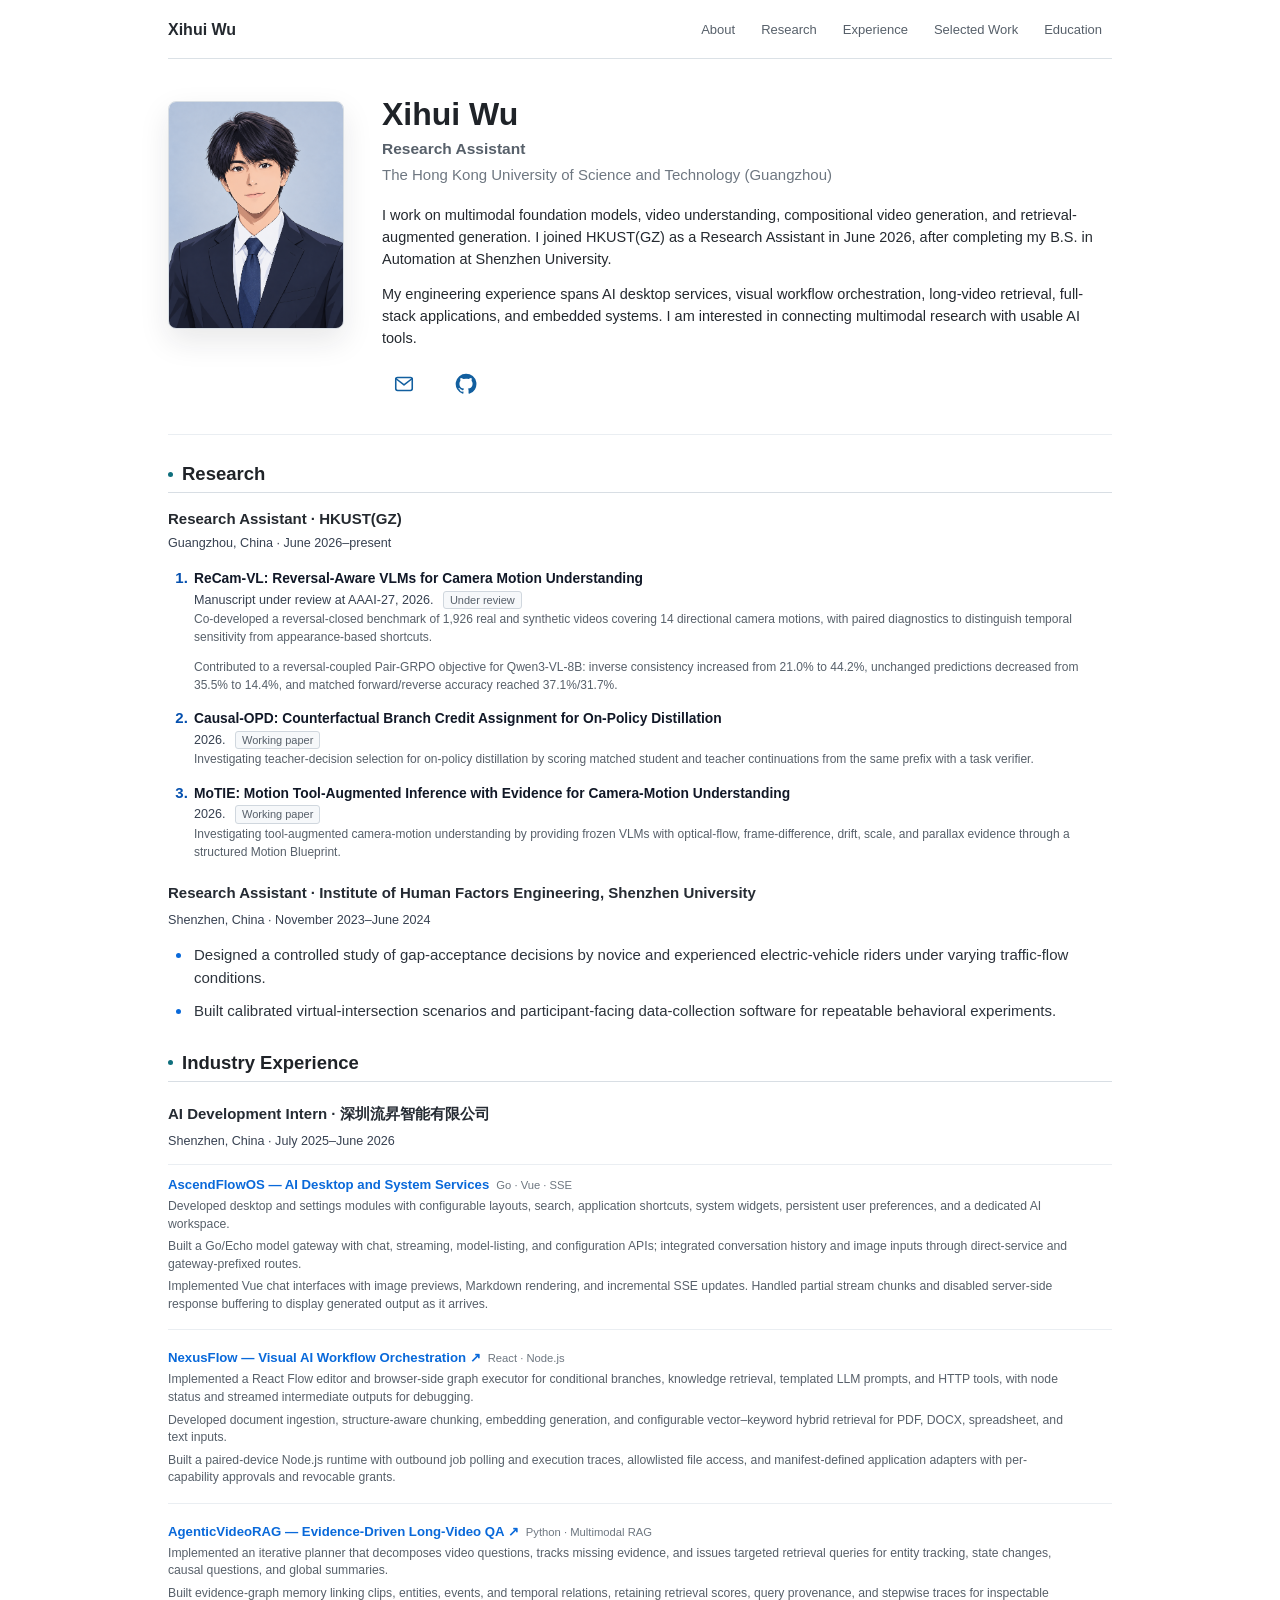
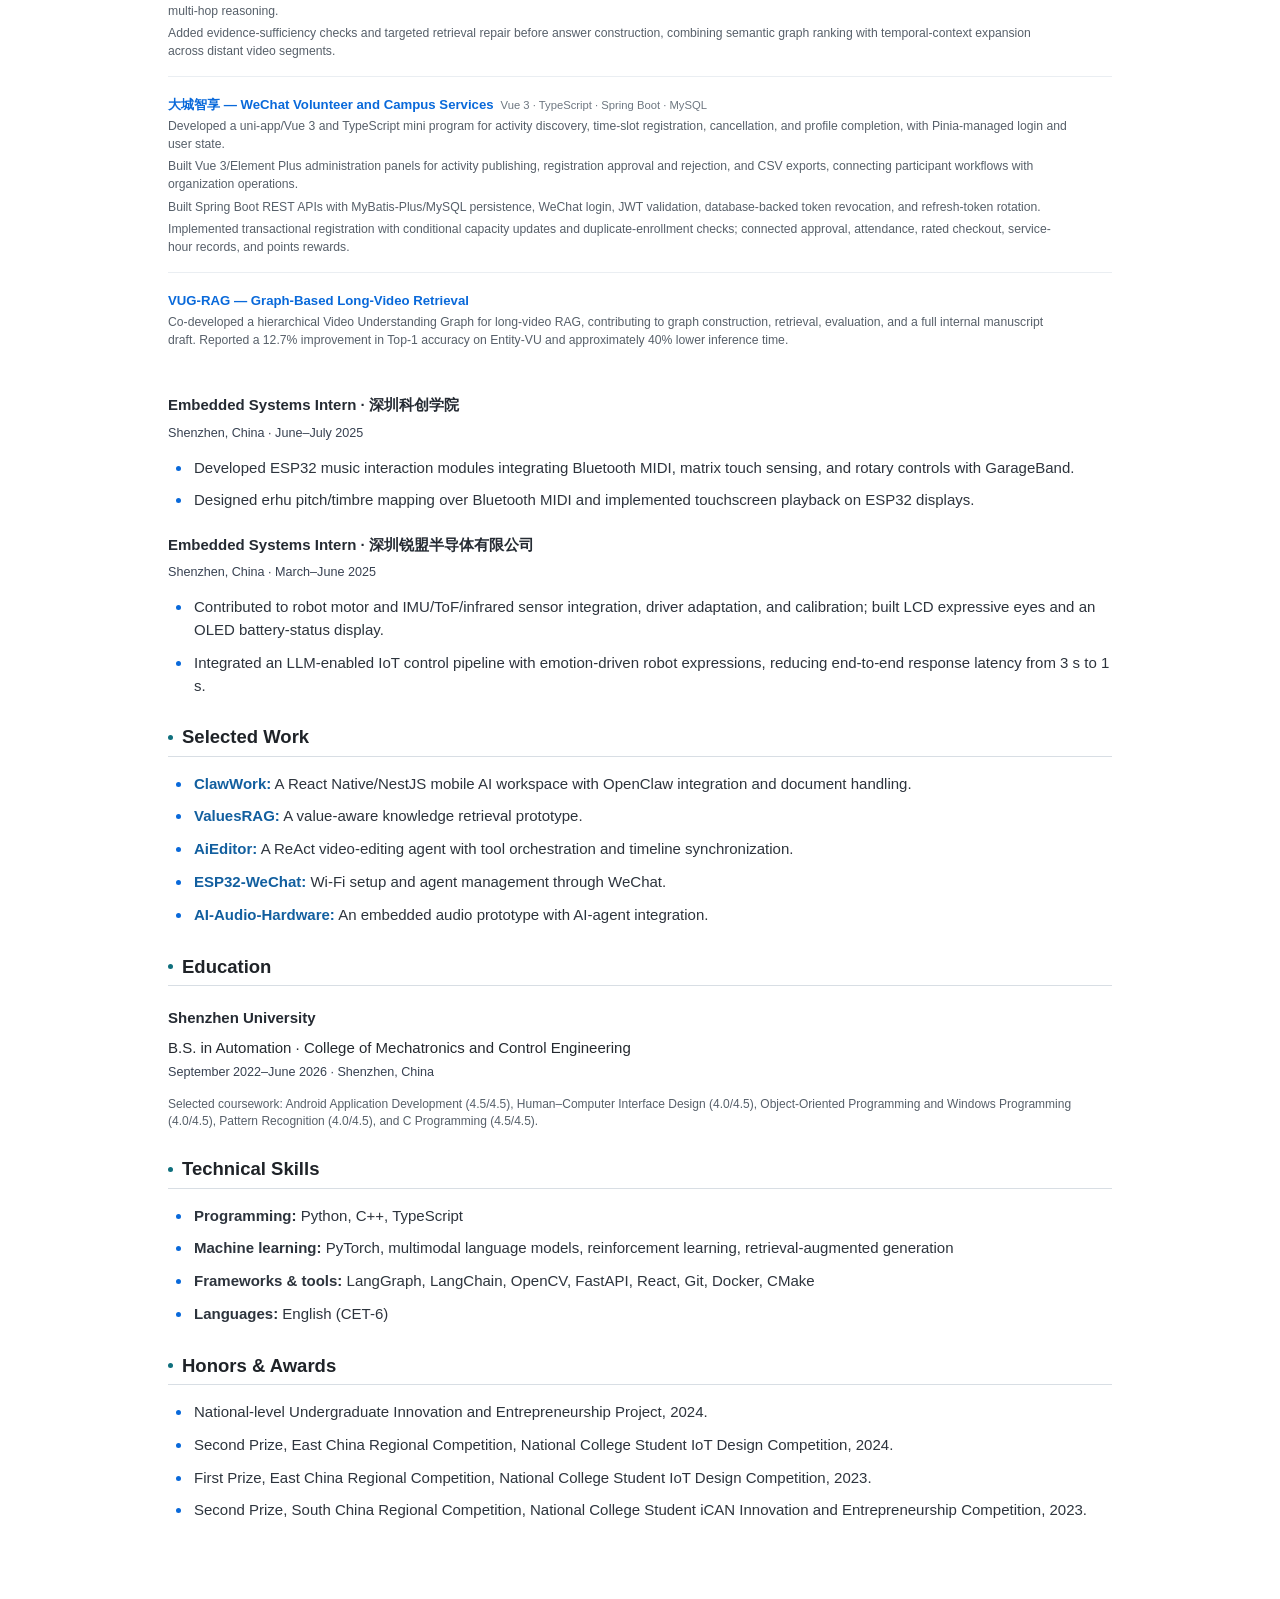
<file: index.html>
<!doctype html>
<html lang="en">
<head>
  <meta charset="utf-8">
  <meta name="viewport" content="width=device-width, initial-scale=1">
  <title>Xihui Wu | Multimodal AI &amp; AI Engineering</title>
  <meta name="description" content="Xihui Wu, Research Assistant at HKUST(GZ). Research in multimodal foundation models and video understanding, with experience building AI systems and full-stack applications.">
  <meta property="og:title" content="Xihui Wu | Multimodal AI &amp; AI Engineering">
  <meta property="og:description" content="Research Assistant at HKUST(GZ), working on multimodal models, video understanding, and retrieval-augmented generation.">
  <meta property="og:type" content="website">
  <meta property="og:url" content="https://5kk601.github.io/">
  <meta property="og:image" content="https://5kk601.github.io/assets/xihui-anime.png">
  <link rel="canonical" href="https://5kk601.github.io/">
  <link rel="icon" href="assets/favicon.svg" type="image/svg+xml">
  <link rel="stylesheet" href="styles.css">
  <script type="application/ld+json">
  {
    "@context": "https://schema.org",
    "@type": "Person",
    "name": "Xihui Wu",
    "url": "https://5kk601.github.io/",
    "image": "https://5kk601.github.io/assets/xihui-anime.png",
    "jobTitle": "Research Assistant",
    "affiliation": {
      "@type": "CollegeOrUniversity",
      "name": "The Hong Kong University of Science and Technology (Guangzhou)"
    },
    "alumniOf": {"@type": "CollegeOrUniversity", "name": "Shenzhen University"},
    "sameAs": ["https://github.com/5kk601"]
  }
  </script>
</head>
<body>
  <a class="skip-link" href="#main-content">Skip to content</a>
  <div class="page">
    <header class="topbar">
      <a class="site-name" href="#about">Xihui Wu</a>
      <button class="nav-toggle" type="button" aria-controls="primary-nav" aria-expanded="false">
        <span>Menu</span><span class="nav-toggle-mark" aria-hidden="true"></span>
      </button>
      <nav id="primary-nav" aria-label="Primary navigation">
        <a href="#about">About</a>
        <a href="#research">Research</a>
        <a href="#experience">Experience</a>
        <a href="#selected-work">Selected Work</a>
        <a href="#education">Education</a>
      </nav>
    </header>
    <main id="main-content">
      <section class="profile" id="about">
        <div class="portrait-wrap">
          <img class="portrait" src="assets/xihui-anime.png" alt="Anime-style portrait of Xihui Wu" width="176" height="228">
        </div>
        <div class="bio">
          <h1>Xihui Wu</h1>
          <p class="role">Research Assistant</p>
          <p class="affiliation">The Hong Kong University of Science and Technology (Guangzhou)</p>
          <p>I work on multimodal foundation models, video understanding, compositional video generation, and retrieval-augmented generation. I joined HKUST(GZ) as a Research Assistant in June 2026, after completing my B.S. in Automation at Shenzhen University.</p>
          <p>My engineering experience spans AI desktop services, visual workflow orchestration, long-video retrieval, full-stack applications, and embedded systems. I am interested in connecting multimodal research with usable AI tools.</p>
          <p class="links">
            <a class="social-link" href="mailto:xihuiwu@hkust-gz.edu.cn" aria-label="Email Xihui Wu" title="Email">
              <svg viewBox="0 0 24 24" width="22" height="22" fill="none" stroke="currentColor" stroke-width="1.7" stroke-linecap="round" stroke-linejoin="round" aria-hidden="true" focusable="false"><rect x="3" y="5" width="18" height="14" rx="2"/><path d="m3 6 9 7 9-7"/></svg>
            </a>
            <a class="social-link" href="https://github.com/5kk601" aria-label="Xihui Wu on GitHub" title="GitHub">
              <svg viewBox="0 0 24 24" width="22" height="22" fill="currentColor" aria-hidden="true" focusable="false"><path d="M12 .75a11.25 11.25 0 0 0-3.558 21.924c.563.103.768-.244.768-.542 0-.267-.01-.974-.015-1.912-3.13.68-3.79-1.508-3.79-1.508-.512-1.3-1.25-1.646-1.25-1.646-1.022-.7.077-.686.077-.686 1.13.08 1.724 1.16 1.724 1.16 1.004 1.721 2.635 1.224 3.276.936.103-.728.393-1.224.715-1.506-2.498-.284-5.124-1.25-5.124-5.56 0-1.228.439-2.232 1.159-3.019-.116-.284-.502-1.429.11-2.978 0 0 .945-.303 3.094 1.153A10.79 10.79 0 0 1 12 6.188c.956.004 1.919.129 2.818.378 2.148-1.456 3.091-1.153 3.091-1.153.614 1.55.228 2.694.112 2.978.722.787 1.157 1.791 1.157 3.019 0 4.322-2.63 5.272-5.136 5.55.404.35.764 1.044.764 2.104 0 1.52-.014 2.746-.014 3.119 0 .301.203.65.774.54A11.252 11.252 0 0 0 12 .75Z"/></svg>
            </a>
          </p>
        </div>
      </section>

      <section id="research">
        <h2>Research</h2>
        <p><strong>Research Assistant · HKUST(GZ)</strong><br><span class="pub-venue">Guangzhou, China · June 2026–present</span></p>
        <ol class="publications">
          <li>
            <div class="pub-title">ReCam-VL: Reversal-Aware VLMs for Camera Motion Understanding</div>
            <div class="pub-venue">Manuscript under review at AAAI-27, 2026. <span class="badge">Under review</span></div>
            <p class="pub-summary">Co-developed a reversal-closed benchmark of 1,926 real and synthetic videos covering 14 directional camera motions, with paired diagnostics to distinguish temporal sensitivity from appearance-based shortcuts.</p>
            <p class="pub-summary">Contributed to a reversal-coupled Pair-GRPO objective for Qwen3-VL-8B: inverse consistency increased from 21.0% to 44.2%, unchanged predictions decreased from 35.5% to 14.4%, and matched forward/reverse accuracy reached 37.1%/31.7%.</p>
          </li>
          <li>
            <div class="pub-title">Causal-OPD: Counterfactual Branch Credit Assignment for On-Policy Distillation</div>
            <div class="pub-venue">2026. <span class="badge">Working paper</span></div>
            <p class="pub-summary">Investigating teacher-decision selection for on-policy distillation by scoring matched student and teacher continuations from the same prefix with a task verifier.</p>
          </li>
          <li>
            <div class="pub-title">MoTIE: Motion Tool-Augmented Inference with Evidence for Camera-Motion Understanding</div>
            <div class="pub-venue">2026. <span class="badge">Working paper</span></div>
            <p class="pub-summary">Investigating tool-augmented camera-motion understanding by providing frozen VLMs with optical-flow, frame-difference, drift, scale, and parallax evidence through a structured Motion Blueprint.</p>
          </li>
        </ol>
        <h3>Research Assistant · Institute of Human Factors Engineering, Shenzhen University</h3>
        <p class="pub-venue">Shenzhen, China · November 2023–June 2024</p>
        <ul>
          <li>Designed a controlled study of gap-acceptance decisions by novice and experienced electric-vehicle riders under varying traffic-flow conditions.</li>
          <li>Built calibrated virtual-intersection scenarios and participant-facing data-collection software for repeatable behavioral experiments.</li>
        </ul>
      </section>

      <section id="experience">
        <h2>Industry Experience</h2>
        <h3>AI Development Intern · <span lang="zh-CN">深圳流昇智能有限公司</span></h3>
        <p class="pub-venue">Shenzhen, China · July 2025–June 2026</p>
        <ul class="projects">
          <li class="project-card">
            <div class="project-head"><span class="project-title">AscendFlowOS — AI Desktop and System Services</span><span class="project-meta">Go · Vue · SSE</span></div>
            <p class="project-desc">Developed desktop and settings modules with configurable layouts, search, application shortcuts, system widgets, persistent user preferences, and a dedicated AI workspace.</p>
            <p class="project-desc">Built a Go/Echo model gateway with chat, streaming, model-listing, and configuration APIs; integrated conversation history and image inputs through direct-service and gateway-prefixed routes.</p>
            <p class="project-desc">Implemented Vue chat interfaces with image previews, Markdown rendering, and incremental SSE updates. Handled partial stream chunks and disabled server-side response buffering to display generated output as it arrives.</p>
          </li>
          <li class="project-card">
            <div class="project-head"><a class="project-title" href="https://github.com/Lam810/NexusFlow">NexusFlow — Visual AI Workflow Orchestration ↗</a><span class="project-meta">React · Node.js</span></div>
            <p class="project-desc">Implemented a React Flow editor and browser-side graph executor for conditional branches, knowledge retrieval, templated LLM prompts, and HTTP tools, with node status and streamed intermediate outputs for debugging.</p>
            <p class="project-desc">Developed document ingestion, structure-aware chunking, embedding generation, and configurable vector–keyword hybrid retrieval for PDF, DOCX, spreadsheet, and text inputs.</p>
            <p class="project-desc">Built a paired-device Node.js runtime with outbound job polling and execution traces, allowlisted file access, and manifest-defined application adapters with per-capability approvals and revocable grants.</p>
          </li>
          <li class="project-card">
            <div class="project-head"><a class="project-title" href="https://github.com/Lam810/AgenticVideoRAG-public">AgenticVideoRAG — Evidence-Driven Long-Video QA ↗</a><span class="project-meta">Python · Multimodal RAG</span></div>
            <p class="project-desc">Implemented an iterative planner that decomposes video questions, tracks missing evidence, and issues targeted retrieval queries for entity tracking, state changes, causal questions, and global summaries.</p>
            <p class="project-desc">Built evidence-graph memory linking clips, entities, events, and temporal relations, retaining retrieval scores, query provenance, and stepwise traces for inspectable multi-hop reasoning.</p>
            <p class="project-desc">Added evidence-sufficiency checks and targeted retrieval repair before answer construction, combining semantic graph ranking with temporal-context expansion across distant video segments.</p>
          </li>
          <li class="project-card">
            <div class="project-head"><span class="project-title"><span lang="zh-CN">大城智享</span> — WeChat Volunteer and Campus Services</span><span class="project-meta">Vue 3 · TypeScript · Spring Boot · MySQL</span></div>
            <p class="project-desc">Developed a uni-app/Vue 3 and TypeScript mini program for activity discovery, time-slot registration, cancellation, and profile completion, with Pinia-managed login and user state.</p>
            <p class="project-desc">Built Vue 3/Element Plus administration panels for activity publishing, registration approval and rejection, and CSV exports, connecting participant workflows with organization operations.</p>
            <p class="project-desc">Built Spring Boot REST APIs with MyBatis-Plus/MySQL persistence, WeChat login, JWT validation, database-backed token revocation, and refresh-token rotation.</p>
            <p class="project-desc">Implemented transactional registration with conditional capacity updates and duplicate-enrollment checks; connected approval, attendance, rated checkout, service-hour records, and points rewards.</p>
          </li>
          <li class="project-card">
            <div class="project-head"><span class="project-title">VUG-RAG — Graph-Based Long-Video Retrieval</span></div>
            <p class="project-desc">Co-developed a hierarchical Video Understanding Graph for long-video RAG, contributing to graph construction, retrieval, evaluation, and a full internal manuscript draft. Reported a 12.7% improvement in Top-1 accuracy on Entity-VU and approximately 40% lower inference time.</p>
          </li>
        </ul>
        <h3>Embedded Systems Intern · <span lang="zh-CN">深圳科创学院</span></h3>
        <p class="pub-venue">Shenzhen, China · June–July 2025</p>
        <ul>
          <li>Developed ESP32 music interaction modules integrating Bluetooth MIDI, matrix touch sensing, and rotary controls with GarageBand.</li>
          <li>Designed erhu pitch/timbre mapping over Bluetooth MIDI and implemented touchscreen playback on ESP32 displays.</li>
        </ul>
        <h3>Embedded Systems Intern · <span lang="zh-CN">深圳锐盟半导体有限公司</span></h3>
        <p class="pub-venue">Shenzhen, China · March–June 2025</p>
        <ul>
          <li>Contributed to robot motor and IMU/ToF/infrared sensor integration, driver adaptation, and calibration; built LCD expressive eyes and an OLED battery-status display.</li>
          <li>Integrated an LLM-enabled IoT control pipeline with emotion-driven robot expressions, reducing end-to-end response latency from 3 s to 1 s.</li>
        </ul>
      </section>

      <section id="selected-work">
        <h2>Selected Work</h2>
        <ul>
          <li><a href="https://github.com/5kk601/ClawWork"><strong>ClawWork:</strong></a> A React Native/NestJS mobile AI workspace with OpenClaw integration and document handling.</li>
          <li><a href="https://github.com/wwwwwkkkkkk7777/ValuesRAG"><strong>ValuesRAG:</strong></a> A value-aware knowledge retrieval prototype.</li>
          <li><a href="https://github.com/wwwwwkkkkkk7777/AiEditor"><strong>AiEditor:</strong></a> A ReAct video-editing agent with tool orchestration and timeline synchronization.</li>
          <li><a href="https://github.com/wwwwwkkkkkk7777/esp32-wechat"><strong>ESP32-WeChat:</strong></a> Wi-Fi setup and agent management through WeChat.</li>
          <li><a href="https://github.com/wwwwwkkkkkk7777/AI-Audio-Hardware"><strong>AI-Audio-Hardware:</strong></a> An embedded audio prototype with AI-agent integration.</li>
        </ul>
      </section>

      <section id="education">
        <h2>Education</h2>
        <h3>Shenzhen University</h3>
        <p>B.S. in Automation · College of Mechatronics and Control Engineering<br><span class="pub-venue">September 2022–June 2026 · Shenzhen, China</span></p>
        <p class="pub-summary">Selected coursework: Android Application Development (4.5/4.5), Human–Computer Interface Design (4.0/4.5), Object-Oriented Programming and Windows Programming (4.0/4.5), Pattern Recognition (4.0/4.5), and C Programming (4.5/4.5).</p>
      </section>
      <section id="skills">
        <h2>Technical Skills</h2>
        <ul>
          <li><strong>Programming:</strong> Python, C++, TypeScript</li>
          <li><strong>Machine learning:</strong> PyTorch, multimodal language models, reinforcement learning, retrieval-augmented generation</li>
          <li><strong>Frameworks &amp; tools:</strong> LangGraph, LangChain, OpenCV, FastAPI, React, Git, Docker, CMake</li>
          <li><strong>Languages:</strong> English (CET-6)</li>
        </ul>
      </section>
      <section id="honors">
        <h2>Honors &amp; Awards</h2>
        <ul>
          <li>National-level Undergraduate Innovation and Entrepreneurship Project, 2024.</li>
          <li>Second Prize, East China Regional Competition, National College Student IoT Design Competition, 2024.</li>
          <li>First Prize, East China Regional Competition, National College Student IoT Design Competition, 2023.</li>
          <li>Second Prize, South China Regional Competition, National College Student iCAN Innovation and Entrepreneurship Competition, 2023.</li>
        </ul>
      </section>
    </main>
  </div>
  <script>
    const toggle = document.querySelector('.nav-toggle');
    const nav = document.querySelector('#primary-nav');
    function closeMenu() {
      toggle.setAttribute('aria-expanded', 'false');
      nav.classList.remove('is-open');
    }
    toggle.addEventListener('click', () => {
      const open = toggle.getAttribute('aria-expanded') !== 'true';
      toggle.setAttribute('aria-expanded', String(open));
      nav.classList.toggle('is-open', open);
    });
    nav.addEventListener('click', (event) => {
      if (event.target.closest('a')) closeMenu();
    });
    document.addEventListener('keydown', (event) => {
      if (event.key === 'Escape' && toggle.getAttribute('aria-expanded') === 'true') {
        closeMenu();
        toggle.focus();
      }
    });
    document.addEventListener('click', (event) => {
      if (!event.target.closest('.topbar')) closeMenu();
    });
  </script>
</body>
</html>
</file>
<file: styles.css>
:root {
  --page-bg: #f6f8fa;
  --surface: #fff;
  --surface-soft: #f6f8fa;
  --text: #24292f;
  --muted: #57606a;
  --light-muted: #6e7781;
  --line: #d8dee4;
  --line-soft: #eaeef2;
  --accent: #0969da;
  --accent-dark: #0550ae;
  --accent-soft: #ddf4ff;
  --teal: #0f6f7d;
  --teal-soft: #e7f4f6;
  --shadow: 0 14px 36px rgba(27, 31, 36, 0.08);
}

/* Shared accessibility and long-form profile details. */
a:focus-visible, button:focus-visible, summary:focus-visible {
  outline: 2px solid var(--accent);
  outline-offset: 4px;
}
.skip-link { position: fixed; left: 16px; top: -70px; z-index: 30; padding: 10px 16px; background: #fff; }
.skip-link:focus { top: 10px; }
.experience-entry { margin: 24px 0; }
.experience-entry h3 { margin-bottom: 4px; }
.experience-meta { color: var(--muted); font-size: 13px; margin-bottom: 12px; }
.experience-entry li { font-size: 14px; }
.links { display: flex; flex-wrap: wrap; gap: 10px 18px; }
.links .social-link { display: inline-flex; align-items: center; justify-content: center; width: 44px; height: 44px; border-radius: 8px; }
.links .social-link:hover { background: #f0f4f8; text-decoration: none; }
.social-link svg { display: block; }
@media (prefers-reduced-motion: reduce) {
  html { scroll-behavior: auto; }
  *, *::before, *::after { transition: none !important; }
}

html {
  color-scheme: light;
  font-size: 15px;
  scroll-behavior: smooth;
}

* {
  box-sizing: border-box;
}

body {
  margin: 0;
  background:
    radial-gradient(circle at 18% 0%, rgba(9, 105, 218, 0.045), transparent 32%),
    linear-gradient(180deg, #fff 0, #fff 360px, var(--page-bg) 100%);
  color: var(--text);
  font-family: -apple-system, BlinkMacSystemFont, "Segoe UI", Roboto,
    "Helvetica Neue", Arial, "Noto Sans", "PingFang SC", "Microsoft YaHei",
    sans-serif;
  line-height: 1.58;
  text-rendering: optimizeLegibility;
}

a {
  color: #125f9f;
  text-decoration: none;
  text-underline-offset: 3px;
}

a:hover {
  color: var(--accent-dark);
  text-decoration: underline;
}

.page {
  max-width: 1040px;
  margin: 0 auto;
  padding: 0 28px 48px;
}

.topbar {
  position: sticky;
  top: 0;
  z-index: 10;
  display: flex;
  align-items: center;
  justify-content: space-between;
  gap: 24px;
  padding: 14px 0 12px;
  margin-bottom: 32px;
  border-bottom: 1px solid rgba(216, 222, 228, 0.9);
  background: rgba(255, 255, 255, 0.94);
  backdrop-filter: blur(14px);
}

.site-name {
  flex: 0 0 auto;
  color: var(--text);
  font-size: 16px;
  font-weight: 750;
  letter-spacing: 0;
}

nav {
  display: flex;
  flex-wrap: wrap;
  justify-content: flex-end;
  gap: 6px;
  font-size: 13px;
}

nav a {
  display: inline-flex;
  align-items: center;
  min-height: 32px;
  padding: 5px 10px;
  border-radius: 6px;
  color: var(--muted);
}

nav a:hover,
nav a.is-active {
  background: var(--accent-soft);
  color: var(--accent-dark);
  text-decoration: none;
}

.nav-toggle {
  display: none;
}

.profile {
  display: grid;
  grid-template-columns: 178px minmax(0, 1fr);
  gap: 36px;
  align-items: start;
  padding: 10px 0 34px;
  margin-bottom: 34px;
  border-bottom: 1px solid var(--line-soft);
}

.portrait-wrap {
  padding-top: 4px;
}

.portrait {
  display: block;
  width: 176px;
  height: 228px;
  object-fit: cover;
  object-position: center top;
  border: 1px solid var(--line);
  border-radius: 8px;
  box-shadow: 0 12px 30px rgba(27, 31, 36, 0.1);
  background: var(--surface);
}

h1 {
  margin: 0 0 5px;
  color: #1f2328;
  font-size: 32px;
  line-height: 1.12;
  font-weight: 760;
  letter-spacing: 0;
}

.role,
.affiliation {
  margin: 0 0 4px;
  color: var(--muted);
  line-height: 1.45;
}

.role {
  font-size: 15.5px;
  font-weight: 650;
}

.affiliation {
  margin-bottom: 18px;
  color: var(--light-muted);
}

.bio p:not(.role):not(.affiliation) {
  max-width: 780px;
  font-size: 14.5px;
}

.links {
  margin-bottom: 0;
}

section {
  margin: 34px 0;
  scroll-margin-top: 86px;
}

h2 {
  display: flex;
  align-items: center;
  gap: 9px;
  margin: 0 0 15px;
  padding-bottom: 7px;
  border-bottom: 1px solid var(--line);
  color: #1f2328;
  font-size: 18.5px;
  line-height: 1.2;
  font-weight: 720;
  letter-spacing: 0;
}

h2::before {
  content: "";
  width: 5px;
  height: 5px;
  border-radius: 50%;
  background: var(--teal);
}

h3 {
  margin: 22px 0 9px;
  color: #252b33;
  font-size: 15px;
  line-height: 1.35;
  font-weight: 720;
}

p {
  margin: 0 0 13px;
}

ul,
ol {
  margin: 0;
  padding-left: 24px;
}

li {
  margin-bottom: 8px;
  padding-left: 2px;
}

li::marker {
  color: var(--accent);
}

section > ul {
  color: #2d343d;
}

section > ul li {
  padding-top: 1px;
  padding-bottom: 1px;
}

.pub-note {
  margin-top: -4px;
  color: var(--muted);
  font-size: 12px;
}

.section-note {
  margin: -6px 0 14px;
  color: var(--muted);
  font-size: 12px;
  line-height: 1.5;
}

.pub-summary {
  margin-top: 2px;
  color: var(--muted);
  font-size: 12px;
  line-height: 1.45;
}

.disclosure {
  margin-top: 14px;
  border-bottom: 1px solid var(--line);
}

.disclosure summary {
  display: flex;
  align-items: baseline;
  gap: 8px;
  padding: 9px 0;
  color: #303843;
  font-size: 13.5px;
  font-weight: 680;
  line-height: 1.4;
  cursor: pointer;
  list-style: none;
}

.disclosure summary::-webkit-details-marker {
  display: none;
}

.disclosure summary:focus-visible {
  outline: 2px solid rgba(15, 111, 125, 0.35);
  outline-offset: 2px;
  border-radius: 2px;
}

.disclosure summary span {
  color: var(--muted);
  font-size: 11.5px;
  font-weight: 450;
}

.disclosure summary::after {
  content: "+";
  margin-left: auto;
  color: var(--accent-dark);
  font-size: 17px;
  font-weight: 450;
  line-height: 1;
}

.disclosure[open] summary::after {
  content: "−";
}

.disclosure > ul,
.disclosure > ol {
  margin: 4px 0 12px;
}

.publication-disclosure {
  margin-top: 20px;
}

.section-disclosure {
  margin-top: 0;
}

.section-disclosure summary {
  margin: 0;
  padding: 0 0 10px;
  border-bottom: 1px solid var(--line);
  color: #1f2328;
  font-size: 18.5px;
  line-height: 1.2;
  font-weight: 720;
}

.section-disclosure summary::before {
  content: "";
  width: 5px;
  height: 5px;
  border-radius: 50%;
  background: var(--teal);
  flex: 0 0 auto;
}

.publications {
  padding-left: 24px;
  list-style: decimal;
}

.publications li {
  margin-bottom: 15px;
  padding-left: 2px;
}

.publications li::marker {
  color: var(--accent-dark);
  font-weight: 650;
}

.pub-title {
  color: #111827;
  font-size: 14px;
  font-weight: 690;
  line-height: 1.42;
}

.secondary-title {
  color: #444;
  font-weight: 400;
}

.pub-authors,
.pub-venue {
  margin-top: 2px;
  color: #374151;
  font-size: 13px;
  line-height: 1.44;
}

.badge {
  display: inline-flex;
  align-items: center;
  margin-left: 6px;
  padding: 1px 6px;
  border: 1px solid #bbb;
  border-radius: 3px;
  background: transparent;
  color: #555;
  font-size: 11px;
  font-weight: 500;
  line-height: 1.35;
  white-space: nowrap;
}

.pub-actions {
  display: flex;
  flex-wrap: wrap;
  gap: 6px;
  margin-top: 6px;
}

.pub-button {
  display: inline-flex;
  align-items: center;
  justify-content: center;
  min-width: 42px;
  min-height: 24px;
  padding: 2px 8px;
  border: 1px solid #bbb;
  border-radius: 3px;
  background: transparent;
  color: #555;
  font-size: 12px;
  font-weight: 500;
  line-height: 1.4;
  text-align: center;
}

a.pub-button:hover {
  border-color: #125f9f;
  color: #125f9f;
  text-decoration: none;
}

.pub-button.disabled {
  cursor: default;
  opacity: 0.65;
}

.project-controls {
  display: flex;
  flex-wrap: wrap;
  gap: 8px;
  margin: 12px 0 16px;
}

.project-filter {
  display: inline-flex;
  align-items: center;
  min-height: 28px;
  padding: 3px 11px;
  border: 1px solid #d0d7de;
  border-radius: 999px;
  background: #fff;
  color: #57606a;
  font: inherit;
  font-size: 12px;
  font-weight: 520;
  cursor: pointer;
}

.project-filter:hover {
  border-color: #afb8c1;
  background: #f6f8fa;
}

.project-filter.is-active {
  border-color: rgba(9, 105, 218, 0.35);
  background: #ddf4ff;
  color: #0969da;
}

.projects {
  display: grid;
  grid-template-columns: minmax(0, 1fr);
  gap: 13px;
  margin: 0;
  padding-left: 0;
  list-style: none;
}

.project-card {
  padding: 0;
}

.project-card[hidden] {
  display: none;
}

.project-head {
  display: flex;
  flex-wrap: wrap;
  align-items: baseline;
  gap: 7px;
  margin-bottom: 1px;
}

.project-title {
  color: #0969da;
  font-size: 13.5px;
  font-weight: 650;
}

.project-card .project-title:hover {
  color: #0550ae;
}

.project-meta {
  color: var(--light-muted);
  font-size: 11.25px;
}

.project-note {
  display: none;
}

.project-desc {
  margin: 3px 0 5px;
  max-width: 900px;
  color: var(--muted);
  font-size: 12.5px;
  line-height: 1.46;
}

.project-tags {
  display: flex;
  flex-wrap: wrap;
  gap: 5px;
  margin-top: 0;
}

.project-tag {
  display: inline-flex;
  align-items: center;
  min-height: 18px;
  padding: 0 7px;
  border: 1px solid #d0d7de;
  border-radius: 999px;
  background: #f6f8fa;
  color: #57606a;
  font-size: 10.5px;
  font-weight: 500;
  line-height: 17px;
  white-space: nowrap;
}

.project-tag--npu {
  border-color: #9ec5fe;
  background: #ddf4ff;
  color: #0969da;
}

strong {
  font-weight: 700;
}

footer {
  display: none;
}

@media (max-width: 820px) {
  .page {
    padding: 0 20px 40px;
  }

  .topbar {
    display: grid;
    grid-template-columns: minmax(0, 1fr) auto;
    align-items: center;
    margin: 0 -20px 30px;
    padding: 14px 20px 10px;
    overflow: visible;
  }

  .site-name {
    display: inline-block;
    margin-bottom: 0;
  }

  .nav-toggle {
    display: inline-flex;
    align-items: center;
    gap: 8px;
    min-height: 34px;
    padding: 5px 10px;
    border: 1px solid var(--line);
    border-radius: 6px;
    background: #fff;
    color: var(--muted);
    font: inherit;
    font-size: 13px;
    font-weight: 650;
    cursor: pointer;
  }

  .nav-toggle:hover {
    border-color: #c7d4dd;
    color: var(--accent-dark);
    background: var(--surface-soft);
  }

  .nav-toggle-mark {
    position: relative;
    display: inline-block;
    width: 16px;
    height: 12px;
  }

  .nav-toggle-mark::before,
  .nav-toggle-mark::after {
    content: "";
    position: absolute;
    right: 0;
    width: 16px;
    height: 2px;
    border-radius: 2px;
    background: currentColor;
    transition: transform 160ms ease, top 160ms ease;
  }

  .nav-toggle-mark::before {
    top: 2px;
  }

  .nav-toggle-mark::after {
    top: 8px;
  }

  .nav-toggle[aria-expanded="true"] .nav-toggle-mark::before {
    top: 5px;
    transform: rotate(45deg);
  }

  .nav-toggle[aria-expanded="true"] .nav-toggle-mark::after {
    top: 5px;
    transform: rotate(-45deg);
  }

  nav {
    position: absolute;
    top: calc(100% + 8px);
    right: 20px;
    display: flex;
    flex-direction: column;
    flex-wrap: nowrap;
    gap: 2px;
    width: min(230px, calc(100vw - 40px));
    max-height: 0;
    padding: 0;
    border: 1px solid transparent;
    border-radius: 8px;
    background: #fff;
    box-shadow: none;
    overflow: hidden;
    opacity: 0;
    visibility: hidden;
    transform: translateY(-4px);
    transition: max-height 180ms ease, opacity 150ms ease, transform 160ms ease;
  }

  nav.is-open {
    max-height: 320px;
    padding: 6px;
    border-color: var(--line);
    box-shadow: 0 14px 32px rgba(27, 31, 36, 0.13);
    opacity: 1;
    visibility: visible;
    transform: translateY(0);
  }

  nav a {
    justify-content: flex-start;
    min-height: 34px;
    padding: 7px 10px;
    border: 0;
    border-radius: 6px;
    background: transparent;
    white-space: nowrap;
  }

  .profile {
    grid-template-columns: 116px minmax(0, 1fr);
    gap: 16px;
    padding: 4px 0 28px;
    margin-bottom: 32px;
  }

  .portrait-wrap {
    grid-row: span 3;
  }

  .portrait {
    width: 112px;
    height: 146px;
    box-shadow: 0 8px 22px rgba(27, 31, 36, 0.08);
  }

  .bio {
    display: contents;
  }

  .bio h1,
  .bio .role,
  .bio .affiliation {
    grid-column: 2;
  }

  .bio h1 {
    align-self: end;
    margin-top: 4px;
    font-size: 27px;
  }

  .role {
    font-size: 14px;
  }

  .affiliation {
    margin-bottom: 0;
    font-size: 13.5px;
  }

  .bio p:not(.role):not(.affiliation) {
    grid-column: 1 / -1;
    max-width: none;
    margin-top: 4px;
  }

  section {
    margin: 30px 0;
    scroll-margin-top: 104px;
  }

  h2 {
    margin-bottom: 14px;
    font-size: 18px;
  }

}

@media (max-width: 520px) {
  body {
    line-height: 1.58;
  }

  .page {
    padding: 0 16px 34px;
  }

  .topbar {
    margin-right: -16px;
    margin-left: -16px;
    padding-right: 16px;
    padding-left: 16px;
  }

  .profile {
    grid-template-columns: 92px minmax(0, 1fr);
    gap: 14px;
    padding-bottom: 24px;
  }

  .portrait {
    width: 88px;
    height: 116px;
    border-radius: 6px;
  }

  .bio h1 {
    font-size: 24px;
  }

  .role,
  .affiliation {
    font-size: 12.5px;
  }

  .bio p:not(.role):not(.affiliation),
  section > ul,
  section > ol {
    font-size: 14px;
  }

  h2 {
    font-size: 17.5px;
  }

  h3 {
    margin-top: 20px;
  }

  .disclosure summary {
    display: grid;
    grid-template-columns: minmax(0, 1fr) auto;
    gap: 2px 10px;
  }

  .disclosure summary span {
    grid-column: 1;
    grid-row: 2;
  }

  .disclosure summary::after {
    grid-column: 2;
    grid-row: 1 / span 2;
    align-self: center;
    margin-left: 0;
  }

  .section-disclosure summary {
    display: flex;
    align-items: center;
  }

  .section-disclosure summary span {
    margin-left: 2px;
  }

  .section-disclosure summary::after {
    margin-left: auto;
  }

  ul,
  ol {
    padding-left: 20px;
  }

  .publications li {
    margin-bottom: 13px;
  }

  .pub-title {
    font-size: 13.5px;
  }

  .pub-authors,
  .pub-venue {
    font-size: 12.5px;
  }

  .badge {
    margin-top: 4px;
    margin-left: 0;
  }

  .project-controls {
    flex-wrap: nowrap;
    margin-right: -16px;
    padding-right: 16px;
    overflow-x: auto;
    scrollbar-width: none;
  }

  .project-controls::-webkit-scrollbar {
    display: none;
  }

  .project-filter {
    flex: 0 0 auto;
  }

  .project-head {
    display: block;
  }

  .project-meta {
    display: block;
    margin-top: 1px;
  }
}


.protected-disclosure:not([data-unlocked="true"]) summary span::after {
  content: " / locked";
}

.protected-disclosure.unlock-failed summary {
  color: #8a2424;
}

.protected-disclosure.unlock-failed summary::after {
  color: #8a2424;
}


/* Academic refresh: compact, white, index-oriented homepage layout. */
body {
  background: #fff;
  line-height: 1.52;
}

.page {
  max-width: 1000px;
}

.topbar {
  margin-bottom: 28px;
  box-shadow: none;
}

.profile {
  margin-bottom: 24px;
  padding-bottom: 28px;
}

section {
  margin: 28px 0;
}

.news-section {
  margin-top: 8px;
}

.news-list {
  display: grid;
  gap: 6px;
  margin: 0;
  padding-left: 0;
  color: #2d343d;
  font-size: 13px;
  list-style: none;
}

.news-list li {
  display: grid;
  grid-template-columns: 94px minmax(0, 1fr);
  gap: 14px;
  margin: 0;
  padding: 0;
}

.news-date {
  color: var(--light-muted);
  font-size: 11.5px;
  white-space: nowrap;
}

.publications li {
  margin-bottom: 12px;
}

.pub-title {
  font-size: 13.8px;
  font-weight: 680;
}

.pub-authors,
.pub-venue {
  font-size: 12.6px;
  line-height: 1.42;
}

.pub-actions {
  margin-top: 5px;
}

.pub-button,
.badge {
  border-color: #d0d7de;
  background: #f6f8fa;
  color: #57606a;
}

.projects {
  gap: 0;
  border-top: 1px solid var(--line-soft);
}

.project-card {
  padding: 10px 0 11px;
  border-bottom: 1px solid var(--line-soft);
}

.project-card:last-child {
  border-bottom: 0;
}

.project-title {
  font-size: 13.2px;
}

.project-desc {
  margin: 3px 0 5px;
  color: #57606a;
  font-size: 12.2px;
  line-height: 1.44;
}

.project-tag {
  min-height: 17px;
  padding: 0 6px;
  border-radius: 999px;
  background: #f6f8fa;
  font-size: 10.2px;
  line-height: 16px;
}

@media (max-width: 520px) {
  .news-list li {
    grid-template-columns: 1fr;
    gap: 0;
  }

  .news-date {
    font-size: 11px;
  }

  .project-card {
    padding: 11px 0;
  }
}
</file>
